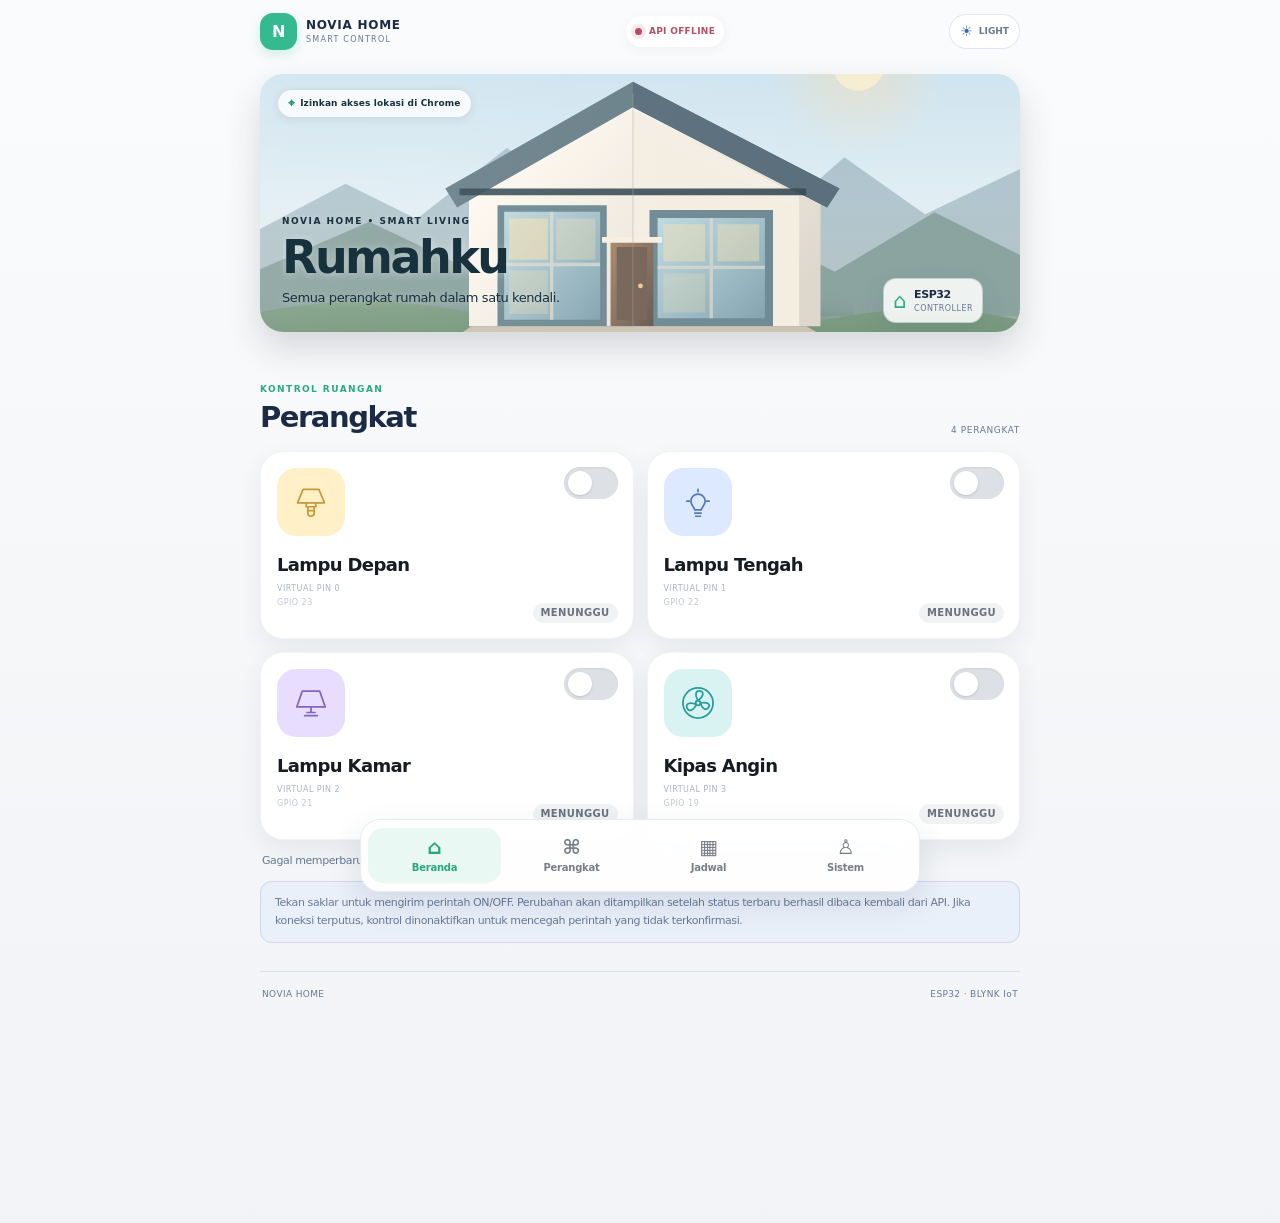
<file: index.html>
<!DOCTYPE html>
<html lang="id">

<head>
  <meta charset="UTF-8">

  <meta
    name="viewport"
    content="width=device-width, initial-scale=1, viewport-fit=cover"
  >

  <meta name="theme-color" content="#0d1319">

  <meta
    name="description"
    content="NOVIA HOME Smart Home Control untuk mengontrol dan memantau perangkat rumah berbasis ESP32 dan Blynk IoT."
  >

  <meta name="application-name" content="NOVIA HOME">

  <!-- PWA / Mobile App -->
  <meta name="mobile-web-app-capable" content="yes">
  <meta name="apple-mobile-web-app-capable" content="yes">
  <meta
    name="apple-mobile-web-app-status-bar-style"
    content="black-translucent"
  >
  <meta
    name="apple-mobile-web-app-title"
    content="NOVIA HOME"
  >

  <!-- PWA manifest + install icons -->
  <link rel="manifest" href="./manifest.json">
  <link rel="icon" type="image/svg+xml" href="./assets/icon.svg">
  <link rel="apple-touch-icon" href="./assets/icon-192.png">

  <title>NOVIA HOME | Smart Control</title>

  <!-- Theme: Apply before rendering -->
  <script>
    (() => {
      try {
        const theme = localStorage.getItem("novia-home-theme") || "light";

        if (theme === "light" || theme === "dark") {
          document.documentElement.setAttribute("data-theme", theme);

          const themeColor = document.querySelector(
            'meta[name="theme-color"]'
          );

          if (themeColor) {
            themeColor.setAttribute(
              "content",
              theme === "light" ? "#f3f6f7" : "#0d1319"
            );
          }
        }
      } catch (_) {}
    })();
  </script>

  <!-- Stylesheets -->
  <link
    rel="stylesheet"
    href="./css/style.css?v=20261124-secure-r9"
  >

  <link
    rel="stylesheet"
    href="./css/automation.css?v=20261124-secure-r9"
  >

  <link
    rel="stylesheet"
    href="./css/refined.css?v=20261124-secure-r9"
  >

  <link
    rel="stylesheet"
    href="./css/connection-mode.css?v=20261124-secure-r9"
  >

  <!-- Soft Home UI: visual layer, keeps existing controls and IDs -->
  <link
    rel="stylesheet"
    href="./css/ui-refresh.css?v=20261124-secure-r9"
  >

</head>

<body>

  <div class="app-shell">

    <!-- =====================================
         TOPBAR
    ====================================== -->

    <header class="topbar">

      <a
        class="brand"
        href="./"
        aria-label="NOVIA HOME Dashboard"
      >
        <span class="brand-mark" aria-hidden="true">N</span>

        <span>
          <strong>NOVIA HOME</strong>
          <small>SMART CONTROL</small>
        </span>
      </a>

      <div
        class="demo-pill"
        role="status"
        aria-live="polite"
      >
        <span class="pulse" aria-hidden="true"></span>

        <span id="connectionStatus">
          MENGHUBUNGKAN...
        </span>
      </div>

      <!-- Theme Switcher ditambahkan otomatis oleh app.js -->

    </header>


    <!-- =====================================
         MAIN CONTENT
    ====================================== -->

    <main id="main-content">

      <!-- WELCOME SECTION -->

      <section class="welcome">

        <small class="hero-location" id="deviceLocation" role="status" aria-live="polite">
          <span class="location-pin" aria-hidden="true">⌖</span> Mencari lokasi...
        </small>

        <div>
          <p class="eyebrow">NOVIA HOME • SMART LIVING</p>

          <h1>
            Rumahku
          </h1>
          <p class="welcome-copy">Semua perangkat rumah dalam satu kendali.</p>
        </div>

        <div class="hero-chip">

          <span class="chip-icon" aria-hidden="true">⌂</span>

          <span>
            <b>ESP32</b>
            <small>CONTROLLER</small>
          </span>

        </div>

      </section>


      <!-- =====================================
           MAIN NAVIGATION TABS
      ====================================== -->

      <nav
        class="main-tabs"
        role="tablist"
        aria-label="Navigasi dashboard"
      >
        <button
          class="main-tab is-active"
          id="tabControl"
          type="button"
          role="tab"
          aria-selected="true"
          aria-controls="panelControl"
          data-tab="panelControl"
        >
          <span aria-hidden="true">⌂</span>
          Beranda
        </button>
        <button
          class="main-tab"
          id="tabDevices"
          type="button"
          role="tab"
          aria-selected="false"
          aria-controls="panelDevices"
          data-tab="panelDevices"
        >
          <span aria-hidden="true">⌘</span>
          Perangkat
        </button>
        <button
          class="main-tab"
          id="tabAutomation"
          type="button"
          role="tab"
          aria-selected="false"
          aria-controls="panelAutomation"
          data-tab="panelAutomation"
        >
          <span aria-hidden="true">▦</span>
          Jadwal
        </button>
        <button
          class="main-tab"
          id="tabMonitor"
          type="button"
          role="tab"
          aria-selected="false"
          aria-controls="panelMonitor"
          data-tab="panelMonitor"
        >
          <span aria-hidden="true">♙</span>
          Sistem
        </button>
      </nav>


      <!-- =====================================
           DEVICE ACCESS PANEL
      ====================================== -->

      <div
        class="tab-panel"
        id="panelDevices"
        role="tabpanel"
        aria-labelledby="tabDevices"
        hidden
      >

      <!-- =====================================
           LOCAL CONNECTION SELECTOR
           MODE AP / MODE ROUTER
      ====================================== -->

      <section
        class="connection-mode"
        aria-labelledby="connectionModeTitle"
      >

        <div class="connection-mode-heading">

          <p class="eyebrow">KONEKSI LOKAL</p>

          <h2 id="connectionModeTitle">
            Pilih akses perangkat
          </h2>

          <p>
            Pilih jalur sesuai jaringan yang digunakan.
            Mode AP dipakai saat HP terhubung langsung ke Wi-Fi ESP32;
            Mode Router dipakai saat HP dan ESP32 berada di Wi-Fi rumah.
          </p>

        </div>

        <div class="connection-mode-actions">

          <!-- MODE AP -->

          <button
            type="button"
            class="connection-mode-card"
            id="openApMode"
          >

            <span
              class="connection-mode-icon"
              aria-hidden="true"
            >⌁</span>

            <strong>MODE AP</strong>

            <span>HP terhubung ke Wi-Fi NOVIA HOME</span>

            <small>Alamat lokal: 192.168.4.1</small>

          </button>


          <!-- MODE ROUTER -->

          <div class="connection-mode-card router-card">

            <span
              class="connection-mode-icon"
              aria-hidden="true"
            >⌘</span>

            <strong>MODE ROUTER</strong>

            <span>HP dan ESP32 pada router yang sama</span>

            <label for="routerDeviceIp">
              IP ESP32
            </label>

            <input
              id="routerDeviceIp"
              type="text"
              inputmode="decimal"
              autocomplete="off"
              placeholder="Contoh: 192.168.1.25"
              maxlength="15"
            >

            <button
              type="button"
              class="connection-open-router"
              id="openRouterMode"
            >
              BUKA DASHBOARD LOKAL
            </button>

          </div>

        </div>

        <p
          class="connection-mode-note"
          id="connectionModeNote"
          role="status"
        >
          Tips: jika memakai Mode AP, sambungkan HP ke Wi-Fi ESP32 terlebih dahulu.
          Untuk Mode Router, masukkan alamat IPv4 ESP32 yang terlihat di router
          atau Serial Monitor. Koneksi internet tidak selalu diperlukan untuk akses lokal.
        </p>

      </section>


      </div>


      <!-- =====================================
           MONITORING PANEL
      ====================================== -->

      <div
        class="tab-panel"
        id="panelMonitor"
        role="tabpanel"
        aria-labelledby="tabMonitor"
        hidden
      >

        <!-- SYSTEM SUMMARY -->

        <section
          class="summary-grid"
          aria-label="Ringkasan sistem"
        >

          <article class="summary-card">

            <span class="summary-icon" aria-hidden="true">
              ⌁
            </span>

            <div>
              <small>JARINGAN</small>

              <strong>Memeriksa koneksi...</strong>

              <span class="summary-note">
                Menunggu respons API
              </span>
            </div>

          </article>


          <article class="summary-card">

            <span class="summary-icon" aria-hidden="true">
              ▣
            </span>

            <div>
              <small>PERANGKAT</small>

              <strong>Memeriksa perangkat...</strong>

              <span class="summary-note">
                ESP32 · 4 channel
              </span>
            </div>

          </article>

        </section>


        <!-- RELIABILITY MONITOR -->

        <section
          class="section-block reliability-panel"
          aria-labelledby="reliabilityTitle"
        >

          <div class="section-heading">

            <div>
              <p class="eyebrow">STATUS SISTEM</p>
              <h2 id="reliabilityTitle">Kondisi sistem</h2>
            </div>

            <button
              type="button"
              class="monitor-refresh"
              id="refreshStatus"
              aria-label="Perbarui status koneksi"
            >
              ↻ <span>PERBARUI</span>
            </button>

          </div>


          <div class="health-grid">

            <article
              class="health-item"
              id="browserHealth"
              data-health="checking"
            >
              <span class="health-dot" aria-hidden="true"></span>

              <div>
                <small>JARINGAN HP / BROWSER</small>
                <strong id="browserHealthText">
                  Memeriksa...
                </strong>
              </div>
            </article>


            <article
              class="health-item"
              id="deviceHealth"
              data-health="checking"
            >
              <span class="health-dot" aria-hidden="true"></span>

              <div>
                <small>ESP32 · STATUS PERANGKAT</small>
                <strong id="deviceHealthText">
                  Memeriksa perangkat...
                </strong>
              </div>
            </article>


            <article
              class="health-item"
              id="apiHealth"
              data-health="checking"
            >
              <span class="health-dot" aria-hidden="true"></span>

              <div>
                <small>CLOUD API · BLYNK</small>
                <strong id="apiHealthText">
                  Memeriksa...
                </strong>
              </div>
            </article>

          </div>


          <!-- HEALTH METADATA -->

          <div class="health-meta">

            <div>
              <span>Sinkronisasi terakhir</span>
              <strong id="lastSyncText">
                Belum tersedia
              </strong>
            </div>

            <div>
              <span>Waktu respons</span>
              <strong id="latencyText">--</strong>
            </div>

            <div>
              <span>Kegagalan beruntun</span>
              <strong id="failureCountText">0</strong>
            </div>

            <div>
              <span>Terakhir ESP32 online</span>
              <strong id="deviceLastSeenText">
                Belum tersedia
              </strong>
            </div>

          </div>


          <p
            class="health-footnote"
            id="deviceHealthNote"
          >
            Status ESP32 diperiksa melalui Blynk Cloud. Status API menunjukkan
            apakah layanan dashboard dapat dijangkau, sedangkan status ESP32
            menunjukkan apakah perangkat terdeteksi online oleh Blynk.
          </p>

          <div class="info-note" aria-label="Panduan membaca monitoring">
            <strong>Cara membaca status</strong>
            <ul>
              <li><b>Browser:</b> koneksi jaringan pada HP atau browser.</li>
              <li><b>Cloud API:</b> jalur komunikasi dashboard ke layanan NOVIA HOME.</li>
              <li><b>ESP32:</b> status perangkat menurut Blynk Cloud, bukan pemeriksaan relay secara fisik.</li>
              <li><b>Waktu respons:</b> durasi permintaan status API, bukan waktu respons relay.</li>
            </ul>
          </div>

        </section>


        <!-- CONNECTION HISTORY -->

        <section
          class="section-block reliability-history"
          aria-labelledby="historyTitle"
        >

          <div class="section-heading">

            <div>
              <p class="eyebrow">AKTIVITAS</p>
              <h2 id="historyTitle">Riwayat koneksi</h2>
            </div>

            <button
              type="button"
              class="history-clear"
              id="clearConnectionHistory"
            >
              HAPUS
            </button>

          </div>


          <div
            class="history-summary"
            aria-live="polite"
          >
            <span id="historyCount">
              0 kejadian tersimpan
            </span>

            <span id="historyStorageState">
              Penyimpanan lokal
            </span>
          </div>


          <ol
            class="connection-history-list"
            id="connectionHistoryList"
            aria-live="polite"
          >
            <li class="history-empty">
              Belum ada riwayat koneksi.
            </li>
          </ol>

        </section>


        <!-- SYSTEM INFORMATION -->

        <section class="section-block system-panel">

          <p class="eyebrow">INFORMASI</p>

          <h2>Detail sistem</h2>

          <div class="system-list">

            <div>
              <span>Platform</span>
              <strong>SMART HOME V4</strong>
            </div>

            <div>
              <span>Controller</span>
              <strong>ESP32 DevKit V1</strong>
            </div>

            <div>
              <span>Komunikasi</span>
              <strong>Blynk IoT</strong>
            </div>

            <div>
              <span>Hosting dashboard</span>
              <strong>GitHub Pages</strong>
            </div>

            <div>
              <span>Status integrasi</span>
              <strong class="pending">
                Memeriksa koneksi...
              </strong>
            </div>

          </div>

        </section>

      </div>


      <!-- =====================================
           CONTROL PANEL
      ====================================== -->

      <div
        class="tab-panel is-active"
        id="panelControl"
        role="tabpanel"
        aria-labelledby="tabControl"
      >

        <section class="section-block">

          <div class="section-heading">

            <div>
              <p class="eyebrow">KONTROL RUANGAN</p>
              <h2>Perangkat</h2>
            </div>

            <span class="count-label">
              4 PERANGKAT
            </span>

          </div>


          <div class="device-grid">

            <!-- CHANNEL 01 -->

            <article
              class="device-card"
              data-channel="0"
            >

              <div class="device-card-head">

                <span class="device-icon" aria-hidden="true">
                  <svg viewBox="0 0 48 48" aria-hidden="true"><path d="M14 8h20l7 17H7L14 8Z"/><path d="M18 25v5m12-5v5M20 30h8v8a4 4 0 0 1-8 0v-8Z"/><path d="M21 35h6"/></svg>
                </span>

                <span class="state-badge">
                  MENUNGGU
                </span>

              </div>

              <h3>Lampu Depan</h3>

              <p>VIRTUAL PIN 0</p>
              <p>GPIO 23</p>

              <button
                type="button"
                class="toggle-button"
                aria-pressed="false"
                aria-label="Kontrol Lampu Depan"
              >
                <span
                  class="toggle-knob"
                  aria-hidden="true"
                ></span>

                <span class="toggle-label">
                  MENUNGGU...
                </span>
              </button>

            </article>


            <!-- CHANNEL 02 -->

            <article
              class="device-card"
              data-channel="1"
            >

              <div class="device-card-head">

                <span class="device-icon" aria-hidden="true">
                  <svg viewBox="0 0 48 48" aria-hidden="true"><path d="M15 23a9 9 0 1 1 18 0c0 5-4 7-5 11H20c-1-4-5-6-5-11Z"/><path d="M20 38h8m-7 4h6M24 8v3M10 23h3m22 0h3"/></svg>
                </span>

                <span class="state-badge">
                  MENUNGGU
                </span>

              </div>

              <h3>Lampu Tengah</h3>

              <p>VIRTUAL PIN 1</p>
              <p>GPIO 22</p>

              <button
                type="button"
                class="toggle-button"
                aria-pressed="false"
                aria-label="Kontrol Lampu Tengah"
              >
                <span
                  class="toggle-knob"
                  aria-hidden="true"
                ></span>

                <span class="toggle-label">
                  MENUNGGU...
                </span>
              </button>

            </article>


            <!-- CHANNEL 03 -->

            <article
              class="device-card"
              data-channel="2"
            >

              <div class="device-card-head">

                <span class="device-icon" aria-hidden="true">
                  <svg viewBox="0 0 48 48" aria-hidden="true"><path d="M13 9h22l7 20H6l7-20Z"/><path d="M24 29v7m-8 4h16m-13-4h10"/></svg>
                </span>

                <span class="state-badge">
                  MENUNGGU
                </span>

              </div>

              <h3>Lampu Kamar</h3>

              <p>VIRTUAL PIN 2</p>
              <p>GPIO 21</p>

              <button
                type="button"
                class="toggle-button"
                aria-pressed="false"
                aria-label="Kontrol Lampu Kamar"
              >
                <span
                  class="toggle-knob"
                  aria-hidden="true"
                ></span>

                <span class="toggle-label">
                  MENUNGGU...
                </span>
              </button>

            </article>


            <!-- CHANNEL 04 -->

            <article
              class="device-card"
              data-channel="3"
            >

              <div class="device-card-head">

                <span class="device-icon" aria-hidden="true">
                  <svg viewBox="0 0 48 48" aria-hidden="true"><circle cx="24" cy="24" r="19"/><circle cx="24" cy="24" r="3"/><path d="M24 21c-5-9-2-13 3-12 5 1 4 7-3 12Zm3 3c10-2 13 2 10 6-3 4-8 1-10-6Zm-5 2c-5 9-10 9-12 4-2-5 4-8 12-4Z"/></svg>
                </span>

                <span class="state-badge">
                  MENUNGGU
                </span>

              </div>

              <h3>Kipas Angin</h3>

              <p>VIRTUAL PIN 3</p>
              <p>GPIO 19</p>

              <button
                type="button"
                class="toggle-button"
                aria-pressed="false"
                aria-label="Kontrol Kipas Angin"
              >
                <span
                  class="toggle-knob"
                  aria-hidden="true"
                ></span>

                <span class="toggle-label">
                  MENUNGGU...
                </span>
              </button>

            </article>

          </div>


          <p
            class="demo-note"
            role="status"
            aria-live="polite"
          >
            Menghubungkan dashboard dengan Blynk IoT...
          </p>
          <p class="info-note">
            Tekan saklar untuk mengirim perintah ON/OFF. Perubahan akan ditampilkan
            setelah status terbaru berhasil dibaca kembali dari API. Jika koneksi
            terputus, kontrol dinonaktifkan untuk mencegah perintah yang tidak terkonfirmasi.
          </p>

        </section>

      </div>


      <!-- =====================================
           AUTOMATION PANEL
      ====================================== -->

      <div
        class="tab-panel"
        id="panelAutomation"
        role="tabpanel"
        aria-labelledby="tabAutomation"
        hidden
      >

        <section
          class="section-block automation-panel"
          id="automation"
        >

          <div class="section-heading">

            <div>
              <p class="eyebrow">OTOMASI</p>
              <h2>Pengaturan otomatis</h2>
            </div>

          </div>


          <!-- TIMER AUTOMATIC -->

          <article class="automation-card">

            <div class="automation-heading">

              <span class="automation-icon">◷</span>

              <div>
                <h3>Timer otomatis</h3>
                <p>
                  Matikan perangkat setelah durasi tertentu
                </p>
              </div>

            </div>


            <label for="timerChannel">
              Pilih perangkat
            </label>

            <select id="timerChannel">
              <option value="0">Lampu Depan · V0</option>
              <option value="1">Lampu Tengah · V1</option>
              <option value="2">Lampu Kamar · V2</option>
              <option value="3">Kipas Angin · V3</option>
            </select>


            <label for="timerMinutes">
              Durasi timer
            </label>

            <select id="timerMinutes">
              <option value="15">15 menit</option>
              <option value="30">30 menit</option>
              <option value="60" selected>1 jam</option>
              <option value="120">2 jam</option>
              <option value="180">3 jam</option>
              <option value="240">4 jam</option>
              <option value="480">8 jam</option>
            </select>


            <button
              type="button"
              id="startTimer"
              class="automation-button"
            >
              AKTIFKAN TIMER
            </button>

            <button
              type="button"
              id="cancelTimer"
              class="automation-button secondary"
            >
              BATALKAN TIMER
            </button>


            <!-- LIVE TIMER COUNTDOWN -->
            

<div id="timerCountdown" class="timer-countdown" hidden>

  <div class="timer-countdown-header">
    <span>SISA WAKTU</span>
    <span id="timerCountdownBadge">AKTIF</span>
  </div>

  <div id="timerCountdownValue"
       class="timer-countdown-value">
    00:00
  </div>

  <div class="timer-progress-track">
    <div id="timerProgressBar"
         class="timer-progress-bar">
    </div>
  </div>

  <div class="timer-countdown-footer">
    <span id="timerDeviceName">Perangkat</span>
    <span id="timerRemainingLabel">
      Timer berjalan
    </span>
  </div>

</div>

    <p id="timerStatus" class="automation-status" role="status">
      Belum ada timer yang diatur.
    </p>

  </article>

  <!-- DAILY SCHEDULE -->
  <article class="automation-card">

    <div class="automation-heading">
      <span class="automation-icon">◷</span>
      <div>
        <h3>Jadwal harian</h3>
        <p>Atur jam ON/OFF dan hari berlakunya jadwal</p>
      </div>
    </div>

    <label for="scheduleChannel">Pilih perangkat</label>

    <select id="scheduleChannel">
      <option value="0">Lampu Depan · V0</option>
      <option value="1">Lampu Tengah · V1</option>
      <option value="2">Lampu Kamar · V2</option>
      <option value="3">Kipas Angin · V3</option>
    </select>

    <div class="schedule-time-grid">

      <div>
        <label for="scheduleOn">Waktu ON</label>
        <input type="time" id="scheduleOn" value="18:00">
      </div>

      <div>
        <label for="scheduleOff">Waktu OFF</label>
        <input type="time" id="scheduleOff" value="22:00">
      </div>

    </div>

    <p class="info-note">
      Pilih minimal satu hari. Jadwal yang sama akan berulang pada hari terpilih.
      Pastikan waktu perangkat dan layanan otomasi mengikuti zona waktu yang benar.
    </p>

    <label>Hari aktif</label>

    <div class="weekday-grid">

      <label><input type="checkbox" value="1" checked> Sen</label>
      <label><input type="checkbox" value="2" checked> Sel</label>
      <label><input type="checkbox" value="4" checked> Rab</label>
      <label><input type="checkbox" value="8" checked> Kam</label>
      <label><input type="checkbox" value="16" checked> Jum</label>
      <label><input type="checkbox" value="32" checked> Sab</label>
      <label><input type="checkbox" value="64" checked> Min</label>

    </div>

    <label class="schedule-enable">
      <input type="checkbox" id="scheduleEnabled" checked>
      Aktifkan jadwal
    </label>

    <button type="button" id="saveSchedule" class="automation-button">
      SIMPAN JADWAL
    </button>

    <p id="scheduleStatus" class="automation-status" role="status">
      Jadwal belum disimpan.
    </p>

  </article>

  <!-- SAVED SCHEDULES -->
  <article class="automation-card">

    <div class="automation-heading">
      <span class="automation-icon">▤</span>
      <div>
        <h3>Jadwal tersimpan</h3>
        <p>Daftar aturan yang sudah tersimpan pada layanan NOVIA HOME.</p>
        
      </div>
    </div>

    <div id="scheduleList" class="schedule-list">
      Memuat daftar jadwal...
    </div>

  </article>

</section>


    </div>

  </main>


  <!-- =========================================
       FOOTER
  ========================================== -->

  <footer>
    <span>NOVIA HOME</span>
    <span>ESP32 · BLYNK IoT</span>
  </footer>

</div>


<!-- =========================================
     APPLICATION JAVASCRIPT
========================================== -->

<script src="./js/app.js?v=20261124-secure-r9"></script>
  <script src="./js/automation.js?v=20261124-secure-r9"></script>


<!-- =========================================
     PWA SERVICE WORKER
========================================== -->

<script>

if ("serviceWorker" in navigator) {

  window.addEventListener("load", () => {

    navigator.serviceWorker
      .register("./sw.js")
      .catch(error => {

        console.error(
          "NOVIA HOME PWA registration failed:",
          error
        );

      });

  });

}

</script>

<script src="./js/connection-mode.js?v=20261124-secure-r9"></script>
</body>
</html>
</file>
<file: css/style.css>
/* =========================================================
   NOVIA HOME V4/V5 — CORE STYLES
   PART 1/3
   Theme, reset, app container, header, welcome / hero
========================================================= */


/* =========================================================
   01. COLOR TOKENS
   Sapphire = Primary
   Emerald  = Success
   Ruby     = Danger
   Amethyst = Secondary Accent
   Gold     = Caution
========================================================= */

:root {
  color-scheme: dark;

  --bg: #091321;
  --surface: #111f33;
  --surface-light: #1a2b43;
  --surface-raised: #1b2d48;
  --surface-soft: #15263d;

  --border: rgba(151, 181, 222, 0.16);
  --border-strong: rgba(151, 181, 222, 0.29);
  --line: rgba(151, 181, 222, 0.16);

  --text: #edf3ff;
  --muted: #9eafc9;

  --accent: #79a9f2;
  --accent-strong: #9bc1ff;
  --accent-dark: #416fb8;
  --accent-secondary: #ad91e8;

  --warning: #e5bd72;
  --danger: #e78391;
  --success: #68c9a0;

  --shadow: 0 14px 34px rgba(2, 8, 20, 0.30);

  --radius-sm: 10px;
  --radius-md: 14px;
  --radius-lg: 18px;

  --transition: 180ms ease;
  --ease: 180ms ease;
}


/* LIGHT THEME */

html[data-theme="light"] {
  color-scheme: light;

  --bg: #f2f5fb;
  --surface: #ffffff;
  --surface-light: #edf2fa;
  --surface-raised: #ffffff;
  --surface-soft: #eaf0f9;

  --border: rgba(55, 82, 125, 0.14);
  --border-strong: rgba(55, 82, 125, 0.25);
  --line: rgba(55, 82, 125, 0.14);

  --text: #1c2b45;
  --muted: #687995;

  --accent: #3869b2;
  --accent-strong: #28589f;
  --accent-dark: #244b88;
  --accent-secondary: #7958b5;

  --warning: #98702e;
  --danger: #b64e64;
  --success: #237c5c;

  --shadow: 0 10px 28px rgba(38, 61, 100, 0.09);
}


/* =========================================================
   02. RESET & DOCUMENT
========================================================= */

*,
*::before,
*::after {
  box-sizing: border-box;
}

html {
  min-height: 100%;
  background: var(--bg);
  color: var(--text);
  scroll-behavior: smooth;
}

body {
  min-height: 100vh;
  margin: 0;

  padding-bottom: calc(94px + env(safe-area-inset-bottom, 0px));

  background: var(--bg);
  color: var(--text);

  font-family: Inter, system-ui, -apple-system, "Segoe UI", sans-serif;
  letter-spacing: -0.012em;

  -webkit-font-smoothing: antialiased;
  -moz-osx-font-smoothing: grayscale;
}


/* DARK BACKGROUND */

html:not([data-theme="light"]) body {
  background:
    radial-gradient(
      ellipse at 82% 12%,
      rgba(72, 112, 184, 0.17),
      transparent 36%
    ),
    radial-gradient(
      ellipse at 10% 78%,
      rgba(40, 139, 116, 0.10),
      transparent 40%
    ),
    linear-gradient(
      155deg,
      #081321 0%,
      #101e34 55%,
      #0a1728 100%
    );

  background-attachment: fixed;
}


/* LIGHT BACKGROUND */

html[data-theme="light"] body {
  background:
    radial-gradient(
      ellipse at 88% 8%,
      rgba(56, 105, 178, 0.075),
      transparent 36%
    ),
    linear-gradient(
      155deg,
      #f8faff 0%,
      #edf2fa 58%,
      #f5f7fc 100%
    );

  background-attachment: fixed;
}


/* GLOBAL ELEMENTS */

button,
select,
input {
  font: inherit;
  -webkit-tap-highlight-color: transparent;
}

a {
  color: inherit;
}

img {
  max-width: 100%;
}

button:disabled {
  cursor: not-allowed;
}


/* =========================================================
   03. APP CONTAINER
========================================================= */

.app-shell {
  width: min(calc(100% - 28px), 880px);
  margin-inline: auto;

  background: transparent;
  color: var(--text);
}


/* =========================================================
   04. HEADER
========================================================= */

.topbar {
  min-height: 64px;

  display: flex;
  align-items: center;
  justify-content: space-between;

  gap: 9px;

  border-bottom: 1px solid var(--border);
}


/* BRAND */

.brand {
  min-width: 0;

  display: flex;
  align-items: center;

  gap: 9px;

  color: var(--text);
  text-decoration: none;
}

.brand-mark {
  flex: 0 0 37px;

  width: 37px;
  height: 37px;

  display: grid;
  place-items: center;

  border: 1px solid color-mix(
    in srgb,
    var(--accent) 30%,
    var(--border)
  );

  border-radius: 12px;

  color: var(--accent);

  background: color-mix(
    in srgb,
    var(--accent) 12%,
    var(--surface)
  );

  font-weight: 800;
}

.brand strong,
.brand small {
  display: block;
}

.brand strong {
  color: var(--text);
  font-size: 11px;
  letter-spacing: 1.1px;
}

.brand small {
  margin-top: 3px;

  color: var(--muted);
  font-size: 8px;
  letter-spacing: 1.25px;
}


/* CONNECTION STATUS */

.demo-pill {
  max-width: 44%;
  min-height: 31px;

  display: flex;
  align-items: center;

  gap: 7px;
  padding: 7px 9px;

  border: 1px solid var(--border);
  border-radius: 30px;

  background: var(--surface);
  color: var(--muted);

  font-size: 8px;
  font-weight: 750;
  letter-spacing: 0.035em;

  white-space: nowrap;
}

.pulse {
  flex: 0 0 7px;

  width: 7px;
  height: 7px;

  border-radius: 50%;
  background: var(--warning);
}

.demo-pill.is-online {
  color: var(--success);

  border-color: color-mix(
    in srgb,
    var(--success) 35%,
    var(--border)
  );
}

.demo-pill.is-online .pulse {
  background: var(--success);

  box-shadow: 0 0 0 4px color-mix(
    in srgb,
    var(--success) 13%,
    transparent
  );
}

.demo-pill.is-offline {
  color: var(--danger);

  border-color: color-mix(
    in srgb,
    var(--danger) 35%,
    var(--border)
  );
}

.demo-pill.is-offline .pulse {
  background: var(--danger);

  box-shadow: 0 0 0 4px color-mix(
    in srgb,
    var(--danger) 13%,
    transparent
  );
}

.demo-pill.is-checking {
  color: var(--warning);
}

.demo-pill.is-checking .pulse {
  background: var(--warning);
}


/* THEME TOGGLE */

.theme-toggle {
  min-height: 35px;

  display: inline-flex;
  align-items: center;
  justify-content: center;

  gap: 6px;
  padding: 7px 10px;

  border: 1px solid var(--border);
  border-radius: 11px;

  color: var(--text);
  background: var(--surface);

  font-size: 9px;
  font-weight: 700;

  cursor: pointer;

  transition:
    border-color var(--transition),
    background var(--transition),
    transform var(--transition);
}

.theme-toggle:active {
  transform: scale(0.97);
}

.theme-toggle-icon {
  color: var(--accent);
  font-size: 14px;
  line-height: 1;
}


/* =========================================================
   05. WELCOME / HERO
========================================================= */

.welcome {
  display: flex;
  align-items: center;
  justify-content: space-between;

  gap: 14px;
  padding: 29px 0 22px;
}

.welcome > div:first-child {
  min-width: 0;
}

.eyebrow {
  margin: 0 0 7px;

  color: var(--accent);

  font-size: 9px;
  font-weight: 800;
  letter-spacing: 1.6px;
}

h1 {
  margin: 0;

  color: var(--text);

  font-size: clamp(29px, 8vw, 43px);
  line-height: 1.08;
  font-weight: 750;
  letter-spacing: -0.045em;
}

h1 span {
  color: var(--muted);
}

.welcome-copy {
  margin: 12px 0 0;

  color: var(--muted);

  font-size: 12px;
  line-height: 1.6;
}


/* HERO CHIP */

.hero-chip {
  flex: 0 0 auto;

  display: flex;
  align-items: center;

  gap: 8px;
  padding: 9px;

  border: 1px solid var(--border);
  border-radius: 13px;

  background: var(--surface);
  box-shadow: var(--shadow);
}

.chip-icon {
  color: var(--accent);
  font-size: 21px;
}

.hero-chip b,
.hero-chip small {
  display: block;
}

.hero-chip b {
  color: var(--text);
  font-size: 11px;
}

.hero-chip small {
  margin-top: 3px;

  color: var(--muted);

  font-size: 8px;
  letter-spacing: 0.06em;
}

/* =========================================================
   NOVIA HOME V4/V5 — CORE STYLES
   PART 2/3
   Summary, sections, device cards and device toggle
========================================================= */


/* =========================================================
   06. SUMMARY
========================================================= */

.summary-grid {
  display: grid;
  grid-template-columns: repeat(2, minmax(0, 1fr));

  gap: 9px;
}

.summary-card {
  min-width: 0;
  min-height: 88px;

  display: flex;
  align-items: center;

  gap: 9px;
  padding: 11px;

  border: 1px solid var(--border);
  border-radius: 15px;

  background: var(--surface);
  box-shadow: var(--shadow);
}

.summary-card div {
  min-width: 0;

  display: grid;
  gap: 5px;
}

.summary-icon {
  flex: 0 0 auto;

  color: var(--accent);
  font-size: 21px;
}

.summary-card small {
  color: var(--muted);

  font-size: 8px;
  letter-spacing: 0.06em;
}

.summary-card strong {
  color: var(--text);

  font-size: 11px;
  line-height: 1.3;

  overflow-wrap: anywhere;
}

.summary-note {
  color: var(--muted);

  font-size: 9px;
  line-height: 1.35;
}


/* =========================================================
   07. SECTIONS
========================================================= */

.section-block {
  min-width: 0;
  margin: 25px 0 26px;
}

.section-heading {
  display: flex;
  align-items: flex-end;
  justify-content: space-between;

  gap: 8px;
  margin-bottom: 13px;
}

.section-heading .eyebrow {
  margin-bottom: 6px;
}

.section-heading h2 {
  margin: 0;

  color: var(--text);

  font-size: 19px;
  line-height: 1.2;
  font-weight: 700;
  letter-spacing: -0.025em;
}

.count-label {
  color: var(--muted);

  font-size: 8px;
  letter-spacing: 0.07em;

  white-space: nowrap;
}


/* =========================================================
   08. DEVICE GRID / CARDS
========================================================= */

.device-grid {
  display: grid;
  grid-template-columns: repeat(2, minmax(0, 1fr));

  gap: 10px;
}

.device-card {
  min-width: 0;
  min-height: 176px;

  display: flex;
  flex-direction: column;

  padding: 13px;
  overflow: hidden;

  border: 1px solid var(--border);
  border-radius: var(--radius-lg);

  color: var(--text);

  background: linear-gradient(
    145deg,
    var(--surface-raised),
    var(--surface)
  );

  box-shadow:
    var(--shadow),
    inset 0 1px 0 rgba(255, 255, 255, 0.025);

  transition:
    transform var(--transition),
    border-color var(--transition),
    background var(--transition),
    box-shadow var(--transition);
}

.device-card:active {
  transform: scale(0.985);
}


/* DEVICE ACTIVE STATE */

.device-card.is-on {
  border-color: color-mix(
    in srgb,
    var(--accent) 58%,
    var(--border)
  );

  background: linear-gradient(
    145deg,
    color-mix(in srgb, var(--accent) 15%, var(--surface-raised)),
    color-mix(in srgb, var(--accent) 6%, var(--surface))
  );

  box-shadow:
    0 0 0 1px color-mix(
      in srgb,
      var(--accent) 8%,
      transparent
    ),
    var(--shadow);
}


/* DEVICE CARD HEADER */

.device-card-head {
  display: flex;
  align-items: center;
  justify-content: space-between;

  margin-bottom: 25px;
}

.device-icon {
  width: 30px;
  height: 30px;

  display: grid;
  place-items: center;

  border-radius: 10px;

  color: var(--muted);
  background: var(--surface-soft);

  font-size: 18px;
}

.device-card.is-on .device-icon {
  color: var(--accent);

  background: color-mix(
    in srgb,
    var(--accent) 14%,
    var(--surface)
  );
}


/* STATE BADGE */

.state-badge {
  padding: 4px 7px;

  border: 1px solid var(--border);
  border-radius: 20px;

  color: var(--muted);
  background: var(--surface-soft);

  font-size: 8px;
  font-weight: 750;
  letter-spacing: 0.06em;
}

.device-card.is-on .state-badge {
  color: var(--accent);

  border-color: color-mix(
    in srgb,
    var(--accent) 32%,
    var(--border)
  );
}


/* DEVICE TEXT */

.device-card h3 {
  margin: 0 0 5px;

  color: var(--text);

  font-size: 13px;
  line-height: 1.25;
  font-weight: 700;

  overflow-wrap: anywhere;
}

.device-card > p {
  margin: 0;

  color: var(--muted);

  font-size: 8px;
  line-height: 1.4;
  letter-spacing: 0.07em;
}


/* =========================================================
   09. DEVICE TOGGLE
========================================================= */

.toggle-button {
  width: 100%;
  min-height: 44px;

  display: flex;
  align-items: center;

  gap: 9px;
  margin-top: auto;
  padding: 9px 10px;

  border: 1px solid var(--border-strong);
  border-radius: 12px;

  color: var(--text);
  background: var(--surface-soft);

  cursor: pointer;
  touch-action: manipulation;

  transition:
    background var(--transition),
    border-color var(--transition),
    color var(--transition),
    transform var(--transition);
}

.toggle-button:active {
  transform: scale(0.98);
}

.toggle-button:disabled {
  cursor: wait;
  opacity: 0.68;
  filter: saturate(0.72);
}

.toggle-button:disabled .toggle-label {
  letter-spacing: 0.04em;
}


/* TOGGLE KNOB */

.toggle-knob {
  position: relative;

  flex: 0 0 34px;

  width: 34px;
  height: 19px;

  border-radius: 20px;

  background: color-mix(
    in srgb,
    var(--muted) 55%,
    var(--surface-soft)
  );

  transition: background var(--transition);
}

.toggle-knob::after {
  content: "";

  position: absolute;
  top: 3px;
  left: 3px;

  width: 13px;
  height: 13px;

  border-radius: 50%;

  background: #fff;

  transition: transform var(--transition);
}

.toggle-label {
  color: inherit;

  font-size: 9px;
  font-weight: 750;
  letter-spacing: 0.02em;
}


/* ACTIVE TOGGLE */

.device-card.is-on .toggle-button {
  color: #fff;
  border-color: transparent;

  background: linear-gradient(
    135deg,
    var(--accent-strong),
    var(--accent-dark)
  );

  box-shadow: 0 5px 14px color-mix(
    in srgb,
    var(--accent-dark) 22%,
    transparent
  );
}

.device-card.is-on .toggle-knob {
  background: rgba(255, 255, 255, 0.35);
}

.device-card.is-on .toggle-knob::after {
  transform: translateX(15px);
  background: #fff;
}


/* DEMO NOTE */

.demo-note {
  margin: 12px 2px 0;

  color: var(--muted);

  font-size: 10px;
  line-height: 1.55;
   }

/* =========================================================
   NOVIA HOME V4/V5 — CORE STYLES
   PART 3/3
   System panel, footer, navigation, accessibility,
   responsive layout and reduced motion
========================================================= */


/* =========================================================
   10. SYSTEM PANEL
========================================================= */

.system-panel {
  margin-top: 25px;
  padding: 15px;

  border: 1px solid var(--border);
  border-radius: 16px;

  background: var(--surface);
  box-shadow: var(--shadow);
}

.system-panel h2 {
  margin: 0 0 12px;

  color: var(--text);
  font-size: 18px;
}

.system-list {
  overflow: hidden;

  border: 1px solid var(--border);
  border-radius: 12px;

  background: var(--surface-soft);
}

.system-list div {
  display: flex;
  justify-content: space-between;

  gap: 8px;
  padding: 11px 12px;

  border-bottom: 1px solid var(--border);

  font-size: 10px;
}

.system-list div:last-child {
  border-bottom: 0;
}

.system-list span {
  color: var(--muted);
}

.system-list strong {
  color: var(--text);
  text-align: right;

  overflow-wrap: anywhere;
}

.pending {
  color: var(--warning) !important;
}


/* =========================================================
   11. FOOTER
========================================================= */

footer {
  display: flex;
  justify-content: space-between;

  gap: 12px;
  margin-top: 16px;
  padding: 17px 2px 24px;

  border-top: 1px solid var(--border);

  color: var(--muted);

  font-size: 9px;
  letter-spacing: 0.04em;
}


/* =========================================================
   12. BOTTOM NAVIGATION
========================================================= */

.main-tabs {
  position: fixed;

  left: 50%;
  bottom: calc(7px + env(safe-area-inset-bottom, 0px));

  z-index: 1000;

  width: min(560px, calc(100% - 20px));

  display: grid;
  grid-template-columns: repeat(3, minmax(0, 1fr));

  gap: 5px;
  margin: 0;
  padding: 6px;

  transform: translateX(-50%);

  border: 1px solid var(--border);
  border-radius: 17px;

  background: color-mix(
    in srgb,
    var(--surface) 94%,
    transparent
  );

  box-shadow: 0 9px 28px rgba(0, 0, 0, 0.22);

  backdrop-filter: blur(16px);
  -webkit-backdrop-filter: blur(16px);
}

.main-tab {
  min-width: 0;
  min-height: 51px;

  display: flex;
  flex-direction: column;
  align-items: center;
  justify-content: center;

  gap: 3px;
  padding: 6px 3px;

  border: 1px solid transparent;
  border-radius: 11px;

  color: var(--muted);
  background: transparent;

  font-size: 9px;
  line-height: 1.2;
  font-weight: 750;

  cursor: pointer;

  transition:
    color var(--transition),
    background var(--transition),
    border-color var(--transition);
}

.main-tab span {
  font-size: 18px;
  line-height: 1;
}

.main-tab.is-active {
  color: var(--accent-strong);

  background: color-mix(
    in srgb,
    var(--accent) 14%,
    var(--surface)
  );

  border-color: color-mix(
    in srgb,
    var(--accent) 30%,
    transparent
  );
}


/* TAB PANEL */

.tab-panel {
  min-width: 0;
  animation: tabFade 0.18s ease;
}

.tab-panel[hidden] {
  display: none !important;
}

@keyframes tabFade {
  from {
    opacity: 0.65;
    transform: translateY(3px);
  }

  to {
    opacity: 1;
    transform: translateY(0);
  }
}


/* =========================================================
   13. ACCESSIBILITY & FEEDBACK
========================================================= */

button:focus-visible,
select:focus-visible,
input:focus-visible,
.toggle-button:focus-visible {
  outline: 2px solid var(--accent);
  outline-offset: 3px;
}

::selection {
  color: #fff;
  background: var(--accent-dark);
}


/* =========================================================
   14. RESPONSIVE — TABLET & UP
========================================================= */

@media (min-width: 600px) {

  body {
    padding-bottom: 28px;
  }

  .app-shell {
    width: min(calc(100% - 48px), 880px);
  }

  .topbar {
    min-height: 72px;
  }

  .welcome {
    padding: 38px 0 28px;
  }

  .summary-grid {
    gap: 14px;
  }

  .device-grid {
    gap: 14px;
  }

  .device-card {
    min-height: 168px;
    padding: 16px;
  }

  .main-tabs {
    width: min(560px, calc(100% - 32px));
  }
}


/* =========================================================
   MOBILE — MAX WIDTH 520PX
========================================================= */

@media (max-width: 520px) {

  .app-shell {
    width: calc(100% - 28px);
  }

  .topbar {
    min-height: 61px;
    gap: 7px;
  }

  .demo-pill {
    max-width: 42%;
  }

  .welcome {
    align-items: flex-start;

    padding: 27px 0 20px;
    gap: 11px;
  }

  .welcome-copy {
    font-size: 12px;
    line-height: 1.65;
  }

  .section-block {
    margin: 21px 0 24px;
  }

  .device-grid {
    gap: 9px;
  }

  .device-card {
    min-height: 168px;
    padding: 12px;
  }

  .device-card-head {
    margin-bottom: 22px;
  }

  .device-card h3 {
    font-size: 12px;
  }

  .summary-card {
    min-height: 84px;

    padding: 10px;
    gap: 8px;
  }

  .theme-toggle {
    padding: 7px 9px;
    font-size: 9px;
  }

  body {
    padding-bottom: calc(88px + env(safe-area-inset-bottom, 0px));
  }

  .main-tabs {
    gap: 4px;
    padding: 5px;
  }
}


/* =========================================================
   SMALL MOBILE — MAX WIDTH 380PX
========================================================= */

@media (max-width: 380px) {

  .app-shell {
    width: calc(100% - 22px);
  }

  .brand strong {
    font-size: 10px;
  }

  .brand small {
    font-size: 7px;
  }

  .demo-pill {
    gap: 5px;
    max-width: 40%;

    padding: 6px 7px;

    font-size: 7px;
  }

  .theme-toggle {
    padding: 6px 7px;
    font-size: 8px;
  }

  .hero-chip {
    padding: 7px;
  }

  .hero-chip .chip-icon {
    font-size: 18px;
  }

  .device-card {
    min-height: 160px;
    padding: 10px;
  }

  .device-card h3 {
    font-size: 11px;
  }

  .toggle-button {
    min-height: 42px;

    gap: 6px;
    padding: 7px;
  }

  .toggle-label {
    font-size: 8px;
  }

  .summary-card {
    padding: 9px;
  }

  .summary-card strong {
    font-size: 10px;
  }

  .main-tab {
    font-size: 8px;
  }
}


/* =========================================================
   EXTRA SMALL MOBILE — MAX WIDTH 320PX
========================================================= */

@media (max-width: 320px) {

  .app-shell {
    width: calc(100% - 20px);
  }

  .brand small,
  .hero-chip {
    display: none;
  }

  .device-card {
    padding: 9px;
  }

  .device-card h3 {
    font-size: 10px;
  }

  .summary-card {
    gap: 6px;
  }

  .toggle-label {
    font-size: 7px;
  }
}


/* =========================================================
   REDUCED MOTION — ACCESSIBILITY
========================================================= */

@media (prefers-reduced-motion: reduce) {

  *,
  *::before,
  *::after {
    scroll-behavior: auto !important;
    animation-duration: 0.01ms !important;
    transition-duration: 0.01ms !important;
  }
}


/* =========================================================
   NOVIA HOME UI R2 — REFERENCE-LED MOBILE NAV & CARDS
   Four dedicated destinations: Control, Devices, Monitoring,
   Automation. Keep theme tokens and functional selectors intact.
========================================================= */
.main-tabs {
  grid-template-columns: repeat(4, minmax(0, 1fr));
  width: min(620px, calc(100% - 20px));
  gap: 4px;
  padding: 6px;
  border-radius: 22px;
}
.main-tab {
  min-height: 62px;
  gap: 5px;
  padding: 7px 2px;
  border-radius: 15px;
  font-size: clamp(8px, 2.35vw, 10px);
  white-space: nowrap;
}
.main-tab span { font-size: 19px; }
.main-tab.is-active {
  color: var(--success);
  background: color-mix(in srgb, var(--success) 17%, var(--surface));
  border-color: color-mix(in srgb, var(--success) 22%, var(--border));
}
.tab-panel { padding-top: 2px; }
.tab-panel > .connection-mode { margin-top: 8px; }

/* Reference-style device cards: generous space, soft outlines. */
.device-grid { gap: 12px; }
.device-card {
  position: relative;
  min-height: 190px;
  padding: 16px;
  border-radius: 25px;
  border-color: var(--border);
  background: color-mix(in srgb, var(--surface) 96%, transparent);
  box-shadow: 0 8px 24px rgba(0,0,0,.055);
}
.device-card-head { align-items: flex-start; margin-bottom: 24px; }
.device-icon {
  width: 72px;
  height: 72px;
  display: grid;
  place-items: center;
  border-radius: 20px;
  font-size: 31px;
}
.device-card h3 { font-size: clamp(14px, 3.7vw, 17px); letter-spacing: -.025em; }
.device-card > p { margin: 3px 0 0; font-size: 9px; letter-spacing: .06em; }
.device-card .toggle-button {
  min-width: 70px;
  min-height: 39px;
  border-radius: 30px;
}
.section-block { margin-top: 22px; }
.section-heading { margin-bottom: 17px; }
.section-heading h2 { font-size: clamp(22px, 6vw, 29px); letter-spacing: -.045em; }
.eyebrow { letter-spacing: .16em; }

/* Dedicated device-access page. */
.connection-mode {
  padding: 19px;
  border-radius: 24px;
  box-shadow: var(--shadow);
}
.connection-mode-heading h2 { font-size: clamp(20px, 5.4vw, 25px); letter-spacing: -.035em; }
.connection-mode-heading p:not(.eyebrow) { font-size: 13px; line-height: 1.65; }
.connection-mode-actions { gap: 12px; margin-top: 18px; }
.connection-mode-card {
  min-height: 250px;
  justify-content: flex-start;
  gap: 11px;
  padding: 18px 12px;
  border-radius: 22px;
  background: var(--surface-light);
}
.connection-mode-icon { font-size: 31px; }
.connection-mode-card strong { font-size: 14px; }
.connection-mode-card span:not(.connection-mode-icon) { font-size: 12px; line-height: 1.5; }
.connection-mode-card small { margin-top: 4px; font-size: 12px; line-height: 1.4; }
.connection-mode-card label { align-self: stretch; text-align: left; }
.connection-mode-card input { min-height: 44px; border-radius: 13px; }
.connection-mode-card .connection-mode-open,
.connection-mode-card button { min-height: 45px; border-radius: 12px; }

/* Light palette mirrors the clean white / pale blue reference. */
html[data-theme="light"] .main-tabs {
  background: rgba(255,255,255,.92);
  box-shadow: 0 12px 32px rgba(36,57,91,.12);
}
html[data-theme="light"] .device-card,
html[data-theme="light"] .automation-card,
html[data-theme="light"] .connection-mode {
  background: #fff;
  box-shadow: 0 10px 28px rgba(36,57,91,.075);
}
html[data-theme="light"] .connection-mode-card {
  background: #edf3fb;
}
html[data-theme="light"] .automation-card select,
html[data-theme="light"] .automation-card input[type="time"] {
  background: #eaf1fb;
  border-color: rgba(63,91,133,.2);
}
html:not([data-theme="light"]) .device-card,
html:not([data-theme="light"]) .connection-mode-card {
  background: #141f2d;
}
html:not([data-theme="light"]) .main-tabs {
  background: rgba(20,31,45,.94);
}

@media (max-width: 520px) {
  body { padding-bottom: calc(100px + env(safe-area-inset-bottom, 0px)); }
  .main-tabs {
    width: calc(100% - 36px);
    bottom: calc(10px + env(safe-area-inset-bottom, 0px));
    border-radius: 25px;
  }
  .main-tab { min-height: 65px; font-size: 9px; }
  .device-card { min-height: 190px; padding: 14px; }
  .device-card-head { margin-bottom: 24px; }
  .device-icon { width: 66px; height: 66px; }
  .connection-mode { padding: 17px; }
  .connection-mode-card { min-height: 250px; padding: 15px 10px; }
}
@media (max-width: 360px) {
  .main-tabs { width: calc(100% - 20px); gap: 2px; padding: 5px; }
  .main-tab { font-size: 8px; }
  .device-grid { gap: 8px; }
  .device-card { min-height: 176px; padding: 11px; }
  .device-icon { width: 58px; height: 58px; border-radius: 17px; }
  .connection-mode-actions { grid-template-columns: 1fr; }
  .connection-mode-card { min-height: auto; }
}

@media (min-width: 600px) {
  body { padding-bottom: 112px; }
}


/* =========================================================
   NOVIA HOME R3 — FOUR BOTTOM TABS FIT ON SMALL SCREENS
   Keep all four destinations on one row; prevent intrinsic
   button width and long labels from forcing overlap/wrapping.
========================================================= */
.main-tabs {
  display: grid;
  grid-template-columns: repeat(4, minmax(0, 1fr));
  align-items: stretch;
  width: min(620px, calc(100% - 20px));
  box-sizing: border-box;
  gap: 4px;
}

.main-tabs .main-tab {
  display: flex;
  flex: 1 1 0;
  flex-direction: column;
  align-items: center;
  justify-content: center;
  min-width: 0;
  max-width: 100%;
  box-sizing: border-box;
  padding: 7px 1px;
  gap: 5px;
  white-space: nowrap;
  overflow: hidden;
  font-size: clamp(7px, 2.45vw, 10px);
  letter-spacing: -0.025em;
  line-height: 1.15;
  text-align: center;
}

.main-tabs .main-tab span {
  flex: 0 0 auto;
  font-size: clamp(16px, 4.8vw, 20px);
  line-height: 1;
}

@media (max-width: 360px) {
  .main-tabs {
    width: calc(100% - 16px);
    gap: 2px;
    padding: 5px;
  }
  .main-tabs .main-tab {
    padding-inline: 0;
    font-size: clamp(7px, 2.35vw, 8.5px);
    gap: 4px;
  }
  .main-tabs .main-tab span { font-size: 16px; }
}

@media (max-width: 300px) {
  .main-tabs { width: calc(100% - 10px); gap: 1px; padding: 4px; }
  .main-tabs .main-tab { font-size: 7px; }
}
</file>
<file: css/automation.css>
/* =========================================================
   NOVIA HOME V4/V5 — AUTOMATION COMPONENTS
   Automation-only selectors. Shared palette comes from style.css.
========================================================= */

.automation-panel { min-width: 0; margin-top: 22px; color: var(--text); }
.automation-panel .section-heading { align-items: flex-end; gap: 8px; margin-bottom: 13px; }
.automation-panel .section-heading h2 { margin: 0; color: var(--text); font-size: 19px; line-height: 1.2; }
.automation-panel .eyebrow { margin: 0; color: var(--accent); }
.automation-panel .count-label { color: var(--muted); }

.automation-card {
  min-width: 0;
  margin: 0 0 12px;
  padding: 15px;
  border: 1px solid var(--border);
  border-radius: 17px;
  color: var(--text);
  background: linear-gradient(145deg,var(--surface-raised),var(--surface));
  box-shadow: var(--shadow);
}
.automation-heading { display: flex; align-items: center; gap: 11px; margin-bottom: 15px; }
.automation-icon {
  flex: 0 0 39px;
  width: 39px;
  height: 39px;
  display: grid;
  place-items: center;
  border-radius: 12px;
  color: var(--accent);
  background: color-mix(in srgb,var(--accent) 13%,var(--surface-soft));
  font-size: 21px;
}
.automation-heading h3 { margin: 0 0 4px; color: var(--text); font-size: 14px; }
.automation-heading p { margin: 0; color: var(--muted); font-size: 10px; line-height: 1.45; }
.automation-card > label, .schedule-time-grid label {
  display: block;
  margin: 13px 0 7px;
  color: var(--muted);
  font-size: 10px;
  font-weight: 650;
}
.automation-card select, .automation-card input[type="time"] {
  display: block;
  width: 100%;
  min-width: 0;
  min-height: 45px;
  padding: 10px 12px;
  border: 1px solid var(--border-strong);
  border-radius: 11px;
  color: var(--text);
  background: var(--surface-soft);
  font: inherit;
  font-size: 13px;
  color-scheme: dark;
}
html[data-theme="light"] .automation-card select,
html[data-theme="light"] .automation-card input[type="time"] { color-scheme: light; }
.automation-card select:focus, .automation-card input[type="time"]:focus {
  outline: 2px solid color-mix(in srgb,var(--accent) 25%,transparent);
  border-color: var(--accent);
}
.automation-button {
  display: block;
  width: 100%;
  min-height: 45px;
  margin-top: 13px;
  padding: 11px 13px;
  border: 1px solid transparent;
  border-radius: 12px;
  color: #fff;
  background: linear-gradient(135deg,var(--accent-strong),var(--accent-dark));
  box-shadow: 0 5px 14px color-mix(in srgb,var(--accent-dark) 18%,transparent);
  font-size: 11px;
  font-weight: 800;
  letter-spacing: .04em;
  cursor: pointer;
  touch-action: manipulation;
  transition: transform var(--transition), filter var(--transition);
}
.automation-button.secondary {
  color: var(--text);
  background: var(--surface-soft);
  border-color: var(--border);
  box-shadow: none;
}
.automation-button:active { transform: scale(.985); }
.automation-button:disabled { opacity: .55; cursor: not-allowed; }
.automation-status { min-height: 18px; margin: 11px 0 0; color: var(--muted); font-size: 10px; line-height: 1.5; }
.automation-status.success { color: var(--accent); }
.automation-status.error { color: var(--danger); }

.schedule-time-grid { display: grid; grid-template-columns: repeat(2,minmax(0,1fr)); gap: 10px; }
.weekday-grid { display: grid; grid-template-columns: repeat(4,minmax(0,1fr)); gap: 7px; margin-top: 10px; }
.weekday-grid label {
  min-width: 0;
  min-height: 39px;
  display: flex;
  align-items: center;
  justify-content: center;
  gap: 5px;
  padding: 6px 3px;
  border: 1px solid var(--border);
  border-radius: 10px;
  color: var(--text);
  background: var(--surface-soft);
  font-size: 10px;
  font-weight: 700;
  cursor: pointer;
}
.weekday-grid label:has(input:checked) {
  color: var(--accent);
  border-color: color-mix(in srgb,var(--accent) 55%,var(--border));
  background: color-mix(in srgb,var(--accent) 13%,var(--surface));
}
.weekday-grid input { width: 14px; height: 14px; margin: 0; accent-color: var(--accent); }
.schedule-enable { display: flex !important; align-items: center; gap: 9px; margin-top: 16px !important; color: var(--text) !important; }
.schedule-enable input { width: 17px; height: 17px; accent-color: var(--accent); }
.schedule-list { display: grid; gap: 9px; }
.schedule-item {
  min-width: 0;
  padding: 12px;
  border: 1px solid var(--border);
  border-radius: 12px;
  color: var(--text);
  background: var(--surface-soft);
}
.schedule-item-top { display: flex; align-items: center; justify-content: space-between; gap: 8px; }
.schedule-item-name { min-width: 0; color: var(--text); font-size: 12px; font-weight: 750; overflow-wrap: anywhere; }
.schedule-item-time { margin-top: 8px; color: var(--accent); font-size: 13px; font-weight: 750; }
.schedule-item-days { margin-top: 4px; color: var(--muted); font-size: 10px; line-height: 1.4; }
.schedule-empty { padding: 16px 10px; border: 1px dashed var(--border); border-radius: 11px; color: var(--muted); text-align: center; font-size: 11px; }
.schedule-state { padding: 5px 8px; border-radius: 20px; color: var(--accent); background: color-mix(in srgb,var(--accent) 14%,var(--surface)); font-size: 9px; font-weight: 800; white-space: nowrap; }
.schedule-state.off { color: var(--muted); background: var(--surface-light); }

@media (min-width: 600px) {
  .automation-card { padding: 18px; }
  .automation-panel .section-heading h2 { font-size: 20px; }
}
@media (max-width: 420px) {
  .automation-card { padding: 13px; }
  .automation-panel .section-heading h2 { font-size: 18px; }
  .weekday-grid { gap: 5px; }
  .weekday-grid label { min-height: 36px; font-size: 9px; }
}


/* =====================================
   NOVIA HOME LIVE COUNTDOWN
===================================== */

.timer-countdown {
  margin-top: 18px;
  padding: 20px;
  border: 1px solid var(--border);
  border-radius: 18px;
  background: var(--surface-soft);
}

.timer-countdown[hidden] {
  display: none !important;
}

.timer-countdown-header,
.timer-countdown-footer {
  display: flex;
  justify-content: space-between;
  align-items: center;
  gap: 12px;
}

.timer-countdown-header {
  font-size: 11px;
  font-weight: 700;
  letter-spacing: 1px;
  color: var(--muted);
}

#timerCountdownBadge {
  color: var(--success);
}

.timer-countdown-value {
  margin: 18px 0;
  text-align: center;
  font-size: clamp(42px, 12vw, 60px);
  font-weight: 750;
  font-variant-numeric: tabular-nums;
  letter-spacing: 2px;
  line-height: 1.2;
  color: var(--accent-strong);
}

.timer-progress-track {
  height: 7px;
  overflow: hidden;
  border-radius: 20px;
  background: color-mix(in srgb,var(--muted) 22%,var(--surface-soft));
}

.timer-progress-bar {
  width: 100%;
  height: 100%;
  border-radius: inherit;
  background: var(--success);
  transition: width .8s linear;
}

.timer-countdown-footer {
  margin-top: 12px;
  font-size: 11px;
  color: var(--muted);
}
</file>
<file: css/refined.css>
/* =========================================================
   NOVIA HOME V4/V5 — RELIABILITY & HISTORY EXTENSIONS
   Contains only monitor/history-specific selectors.
   Core/shared components are defined in style.css;
   automation components are defined in automation.css.
========================================================= */

.reliability-panel { position: relative; min-width: 0; padding: 16px; border: 1px solid var(--border); border-radius: var(--radius-lg); background: var(--surface); box-shadow: var(--shadow); }
.monitor-refresh {
  min-height: 32px;
  display: inline-flex;
  align-items: center;
  gap: 7px;
  padding: 7px 10px;
  border: 1px solid var(--border);
  border-radius: 10px;
  color: var(--text);
  background: var(--surface-soft);
  font: inherit;
  font-size: 9px;
  font-weight: 800;
  letter-spacing: .06em;
  cursor: pointer;
}
.monitor-refresh:disabled { opacity: .55; cursor: wait; }
.monitor-refresh:focus-visible { outline: 2px solid var(--accent); outline-offset: 3px; }

.health-grid { display: grid; grid-template-columns: repeat(2,minmax(0,1fr)); gap: 9px; margin-top: 14px; }
.health-item {
  min-width: 0;
  display: flex;
  align-items: center;
  gap: 10px;
  padding: 12px;
  border: 1px solid var(--border);
  border-radius: 13px;
  color: var(--text);
  background: var(--surface);
}
.health-item > div { min-width: 0; display: grid; gap: 5px; }
.health-item small { color: var(--muted); font-size: 8px; font-weight: 800; letter-spacing: .06em; }
.health-item strong { color: var(--text); font-size: 12px; overflow-wrap: anywhere; }
.health-dot { flex: 0 0 9px; width: 9px; height: 9px; border-radius: 50%; background: var(--warning); box-shadow: 0 0 0 4px color-mix(in srgb,var(--warning) 13%,transparent); }
.health-item[data-health="online"] .health-dot { background: var(--success); box-shadow: 0 0 0 4px color-mix(in srgb,var(--success) 13%,transparent); }
.health-item[data-health="offline"] .health-dot { background: var(--danger); box-shadow: 0 0 0 4px color-mix(in srgb,var(--danger) 13%,transparent); }
.health-meta { display: grid; grid-template-columns: repeat(3,minmax(0,1fr)); gap: 8px; margin-top: 10px; }
.health-meta > div { min-width: 0; display: grid; gap: 5px; padding: 10px; border: 1px solid var(--border); border-radius: 10px; background: var(--surface-soft); }
.health-meta span { color: var(--muted); font-size: 9px; }
.health-meta strong { color: var(--text); font-size: 10px; overflow-wrap: anywhere; }
.health-footnote { margin: 12px 2px 0; color: var(--muted); font-size: 10px; line-height: 1.55; }

.reliability-history { position: relative; min-width: 0; padding: 16px; border: 1px solid var(--border); border-radius: var(--radius-lg); background: var(--surface); box-shadow: var(--shadow); }
.history-clear {
  min-height: 32px;
  padding: 7px 10px;
  border: 1px solid var(--border);
  border-radius: 9px;
  color: var(--muted);
  background: var(--surface-soft);
  font: inherit;
  font-size: 9px;
  font-weight: 800;
  letter-spacing: .05em;
  cursor: pointer;
}
.history-clear:hover { border-color: var(--danger); color: var(--danger); }
.history-clear:focus-visible { outline: 2px solid var(--accent); outline-offset: 3px; }
.history-description { margin: 12px 0; color: var(--muted); font-size: 10px; line-height: 1.55; }
.history-summary { display: flex; justify-content: space-between; gap: 10px; padding: 10px 12px; border: 1px solid var(--border); border-radius: 10px; color: var(--muted); font-size: 9px; }
.connection-history-list { display: grid; gap: 0; margin: 12px 0 0; padding: 0; list-style: none; }
.history-entry { position: relative; display: grid; grid-template-columns: 12px minmax(0,1fr); gap: 11px; padding: 12px 4px; border-bottom: 1px solid var(--border); }
.history-marker { width: 8px; height: 8px; margin: 5px 0 0 1px; border-radius: 50%; background: var(--warning); box-shadow: 0 0 0 4px color-mix(in srgb,var(--warning) 13%,transparent); }
.history-online .history-marker { background: var(--success); box-shadow: 0 0 0 4px color-mix(in srgb,var(--success) 13%,transparent); }
.history-offline .history-marker { background: var(--danger); box-shadow: 0 0 0 4px color-mix(in srgb,var(--danger) 13%,transparent); }
.history-content { min-width: 0; display: grid; gap: 4px; }
.history-content strong { color: var(--text); font-size: 11px; }
.history-content span { color: var(--muted); font-size: 9px; line-height: 1.45; }
.history-content time { color: var(--muted); font-size: 9px; opacity: .8; }
.history-empty { padding: 18px 8px; color: var(--muted); text-align: center; font-size: 10px; }

@media (max-width: 520px) {
  .health-grid { grid-template-columns: 1fr; }
  .health-meta { grid-template-columns: 1fr 1fr; }
  .health-meta > div:last-child { grid-column: 1 / -1; }
  .history-summary { font-size: 8px; }
  .history-clear { padding: 7px 8px; font-size: 8px; }
}

/* Remote ESP32 health state */
.health-footnote { margin: 12px 2px 0; color: var(--muted); font-size: 10px; line-height: 1.55; }
.device-unreachable .toggle-button { opacity: .58; cursor: not-allowed; }
@media (max-width: 520px) { .health-meta { grid-template-columns: repeat(2,minmax(0,1fr)); } .health-meta > div:last-child { grid-column: auto; } }


/* Informasi tambahan: ringkas, kontras, dan tetap selaras dengan tema. */
.info-note {
  margin: 12px 0 0;
  padding: 12px 14px;
  border: 1px solid var(--border);
  border-radius: 12px;
  background: var(--surface-soft, var(--surface));
  color: var(--muted);
  font-size: 0.84rem;
  line-height: 1.6;
}
.info-note strong { display: block; margin-bottom: 4px; color: var(--text); }
.info-note ul { margin: 5px 0 0; padding-left: 18px; }
.info-note li + li { margin-top: 3px; }
.info-note b { color: var(--text); }
@media (max-width: 520px) {
  .info-note { padding: 10px 12px; font-size: 0.8rem; }
}
</file>
<file: css/connection-mode.css>
/* NOVIA HOME connection mode selector - isolated styles */
.connection-mode { margin: 8px 0 18px; padding: 16px; border: 1px solid var(--border); border-radius: 18px; background: var(--surface); }
.connection-mode-heading .eyebrow { margin: 0 0 5px; }
.connection-mode-heading h2 { margin: 0 0 7px; font-size: clamp(17px, 4.5vw, 21px); }
.connection-mode-heading p:not(.eyebrow) { margin: 0; color: var(--muted); font-size: 12px; line-height: 1.55; }
.connection-mode-actions { display: grid; grid-template-columns: 1fr 1fr; gap: 10px; margin-top: 13px; }
.connection-mode-card { display: flex; min-width: 0; flex-direction: column; align-items: center; gap: 7px; padding: 14px 10px; border: 1px solid var(--border); border-radius: 14px; color: var(--text); background: var(--surface-2, var(--surface)); text-align: center; font: inherit; cursor: pointer; }
.connection-mode-card:active { transform: scale(.985); }
#openApMode { border-color: color-mix(in srgb, var(--accent) 45%, var(--border)); }
.connection-mode-icon { font-size: 27px; line-height: 1; color: var(--accent); }
.connection-mode-card strong { font-size: 13px; letter-spacing: .04em; }
.connection-mode-card span:not(.connection-mode-icon) { font-size: 11px; color: var(--muted); line-height: 1.35; }
.connection-mode-card small { color: var(--accent); font-weight: 700; }
.router-card { cursor: default; }
.router-card label { align-self: stretch; text-align: left; font-size: 10px; color: var(--muted); font-weight: 700; margin-top: 3px; }
.router-card input { width: 100%; min-width: 0; box-sizing: border-box; padding: 10px 9px; border: 1px solid var(--border); border-radius: 9px; background: var(--bg, transparent); color: var(--text); font: inherit; font-size: 12px; text-align: center; }
.connection-open-router { width: 100%; border: 0; border-radius: 9px; padding: 10px 8px; color: #fff; background: var(--accent-dark, #28714f); font-size: 10px; font-weight: 800; cursor: pointer; }
.connection-mode-note { margin: 12px 0 0; color: var(--muted); font-size: 10px; line-height: 1.5; }
@media (max-width: 350px) { .connection-mode-actions { grid-template-columns: 1fr; } }
</file>
<file: css/ui-refresh.css>
/* =========================================================
   NOVIA HOME — SOFT HOME UI REFRESH
   Visual layer only: keeps existing IDs, API and interactions.
========================================================= */
:root {
  color-scheme: light;
  --bg:#f5f6f8; --surface:#fff; --surface-light:#f1f3f6;
  --surface-raised:#fff; --surface-soft:#f7f8fa;
  --border:rgba(25,35,50,.08); --border-strong:rgba(25,35,50,.16);
  --line:rgba(25,35,50,.08); --text:#171b22; --muted:#777e88;
  --accent:#36b98d; --accent-strong:#29ae83; --accent-dark:#21966f;
  --accent-secondary:#8e78d6; --warning:#d49e37; --danger:#d75c68;
  --success:#32b889; --shadow:0 9px 26px rgba(27,39,56,.075);
}
html, body {background:#f5f6f8!important;color:var(--text)}
body {font-family:Inter,ui-sans-serif,system-ui,-apple-system,"Segoe UI",sans-serif;letter-spacing:-.025em}
html:not([data-theme="dark"]) body {background:linear-gradient(180deg,#fafbfc,#f1f3f6)!important}
html[data-theme="dark"] {color-scheme:dark}
html[data-theme="dark"] body {background:var(--bg)!important}
.app-shell {width:min(100% - 30px,760px);padding-bottom:12px}
.topbar {min-height:62px;border:0}
.brand-mark {border:0;border-radius:13px;color:white;background:#35b98e;box-shadow:0 5px 12px #35b98e30}
.brand strong {font-size:12px;letter-spacing:.06em}
.demo-pill {font-size:9px;border:0;background:#fff;box-shadow:0 3px 12px #1b27380c}
.theme-toggle {border:1px solid var(--border)!important;border-radius:20px!important;background:var(--surface)!important;color:var(--muted)!important}
.welcome {
  position:relative;display:flex;align-items:flex-end;min-height:245px;
  margin:12px 0 26px;padding:25px 23px!important;overflow:hidden;
  border:0;border-radius:23px;color:#fff;
  background:
   linear-gradient(90deg,rgba(12,25,31,.78),rgba(12,25,31,.12)),
   radial-gradient(ellipse at 78% 20%,#dce9f4 0 14%,transparent 15%),
   linear-gradient(145deg,#8fb3c3 0%,#d8e3e5 45%,#8caa91 46%,#4b705b 100%);
  box-shadow:0 15px 32px rgba(25,40,50,.15)
}
.welcome:before {
 content:"";position:absolute;right:8%;bottom:0;width:54%;height:78%;
 background:linear-gradient(145deg,#fff 0 48%,#d8dfe0 49% 52%,#eef1ef 53%);
 clip-path:polygon(0 35%,48% 0,100% 28%,100% 100%,0 100%);
 filter:drop-shadow(0 8px 12px #14242a35);opacity:.92
}
.welcome:after {
 content:"";position:absolute;right:19%;bottom:0;width:18%;height:43%;
 background:linear-gradient(90deg,#344c50,#9eb1ad 45%,#40585a);
 border:5px solid #f4f5f2;border-bottom:0;opacity:.8
}
.welcome > div {position:relative;z-index:1}
.welcome .eyebrow {color:#d9f7ec}
.welcome h1 {color:#fff;font-size:clamp(31px,8vw,42px);text-shadow:0 2px 12px #172a2a35}
.welcome h1 span {color:#fff}
.hero-chip {position:absolute;right:16px;top:16px;z-index:2;border:0;background:#ffffffd9;backdrop-filter:blur(8px)}
.chip-icon {color:#2cae83}
.connection-mode {padding:15px;border:1px solid var(--border);border-radius:19px;background:var(--surface);box-shadow:var(--shadow)}
.connection-mode-heading h2 {font-size:18px}
.connection-mode-heading > p:last-child,.connection-mode-note {font-size:11px;line-height:1.55}
.connection-mode-card {border:1px solid var(--border)!important;border-radius:15px!important;background:#fafbfc!important;box-shadow:none!important}
.connection-mode-icon {color:var(--accent)!important}
.main-tabs {bottom:calc(8px + env(safe-area-inset-bottom,0px));width:min(560px,calc(100% - 22px));padding:8px 7px;border:1px solid #e9ebef;border-radius:20px;background:#ffffffed;box-shadow:0 8px 30px #18233418}
.main-tab {min-height:55px;font-size:10px;color:#777e88}
.main-tab span {font-size:20px}
.main-tab.is-active {color:#28a77e;background:#e9f8f2;border-color:transparent}
.section-block {margin:25px 0 28px}
.section-heading h2 {font-size:22px!important;letter-spacing:-.04em}
.eyebrow {color:#2aaa80}
.count-label {font-size:9px}
.device-grid {gap:13px}
.device-card {
 position:relative;min-height:185px;padding:16px!important;border:1px solid #edf0f3;
 border-radius:21px!important;background:#fff!important;box-shadow:0 8px 24px rgba(24,37,54,.065)!important
}
.device-card.is-on {border-color:#e5eee9;background:#fff!important}
.device-card-head {margin-bottom:18px;align-items:flex-start}
.device-icon {width:64px;height:64px;border-radius:17px;background:#fff0c8;color:#c89d3b;font-size:30px}
.device-card:nth-child(2) .device-icon {background:#dce9ff;color:#527ab8}
.device-card:nth-child(3) .device-icon {background:#e8ddff;color:#8066bf}
.device-card:nth-child(4) .device-icon {background:#d8f3f1;color:#279c9a}
.device-card.is-on .device-icon {background:inherit}
.state-badge {font-size:8px;background:#f2f4f6;border:0}
.device-card h3 {font-size:16px;margin-top:auto;margin-bottom:4px;color:#171b22}
.device-card > p {font-size:8px;opacity:.65}
.toggle-button {
 position:absolute;right:15px;top:15px;width:49px;min-height:28px;height:28px;
 display:block!important;margin:0!important;padding:0!important;border:0!important;border-radius:30px!important;
 background:#c9cdd2!important;box-shadow:none!important
}
.toggle-knob {position:absolute;left:3px;top:3px;width:22px;height:22px;background:#fff!important;border-radius:50%;transition:transform .2s}
.toggle-knob:after {display:none}
.toggle-label {position:absolute!important;width:1px;height:1px;overflow:hidden;clip:rect(0,0,0,0)}
.device-card.is-on .toggle-button {background:#3cbd91!important;box-shadow:none!important}
.device-card.is-on .toggle-knob {transform:translateX(21px)}
.device-card.is-on .state-badge {color:#279d77;background:#e8f8f1}
.demo-note,.info-note {font-size:11px;line-height:1.6}
.summary-card,.reliability-panel,.reliability-history,.system-panel,.automation-card {
 border:1px solid #edf0f3;border-radius:18px;background:#fff;box-shadow:var(--shadow)
}
.summary-card {padding:14px}
.health-item {border:1px solid #edf0f3;background:#fafbfc}
.health-meta>div {background:#f7f8fa}
.automation-card {padding:17px}
.automation-icon {background:#e7f7f0;color:#2da980}
.automation-button {background:#32b889;box-shadow:0 5px 13px #32b8892b}
.automation-button.secondary {background:#f5f6f8;color:var(--text);border-color:#e8ebef;box-shadow:none}
footer {padding-bottom:100px}
@media(max-width:520px) {
 .app-shell {width:calc(100% - 28px)}
 .welcome {min-height:220px;margin-top:9px;padding:20px!important}
 .welcome h1 {font-size:34px}
 .hero-chip {transform:scale(.88);transform-origin:top right}
 .device-card {min-height:174px;padding:14px!important}
 .device-icon {width:58px;height:58px}
 .device-card h3 {font-size:15px}
 .device-card-head {margin-bottom:17px}
 .section-heading h2 {font-size:21px!important}
}
@media(max-width:360px) {
 .device-card {padding:11px!important;min-height:165px}
 .device-icon {width:51px;height:51px}
 .device-card h3 {font-size:13px}
}

/* =========================================================
   NOVIA HOME — DARK MODE FIX R2
   Semua token dan komponen diberi palet gelap tersendiri.
   Tidak mengubah ID, event handler, API, maupun alur kontrol.
========================================================= */
html[data-theme="dark"] {
  color-scheme: dark;
  --bg: #0b111b;
  --surface: #141e2b;
  --surface-light: #1c2939;
  --surface-raised: #202e40;
  --surface-soft: #182535;
  --border: rgba(164, 188, 219, .13);
  --border-strong: rgba(164, 188, 219, .23);
  --line: rgba(164, 188, 219, .13);
  --text: #edf3fb;
  --muted: #a0aec0;
  --accent: #55c99e;
  --accent-strong: #70d9b2;
  --accent-dark: #278d6b;
  --accent-secondary: #ad9be9;
  --warning: #e5bd72;
  --danger: #ed8792;
  --success: #65d2a5;
  --shadow: 0 12px 30px rgba(0, 0, 0, .26);
}
html[data-theme="dark"],
html[data-theme="dark"] body {
  background: #0b111b !important;
  color: var(--text) !important;
}
html[data-theme="dark"] body {
  background:
    radial-gradient(ellipse at 85% 5%, rgba(55, 119, 105, .13), transparent 34%),
    radial-gradient(ellipse at 8% 72%, rgba(74, 102, 157, .12), transparent 38%),
    linear-gradient(160deg, #0a111b 0%, #111d2b 55%, #0b1420 100%) !important;
  background-attachment: fixed !important;
}
html[data-theme="dark"] .topbar,
html[data-theme="dark"] .section-heading,
html[data-theme="dark"] .brand,
html[data-theme="dark"] .welcome-copy { color: var(--text); }
html[data-theme="dark"] .demo-pill,
html[data-theme="dark"] .theme-toggle,
html[data-theme="dark"] .summary-card,
html[data-theme="dark"] .reliability-panel,
html[data-theme="dark"] .reliability-history,
html[data-theme="dark"] .system-panel,
html[data-theme="dark"] .automation-card,
html[data-theme="dark"] .connection-mode,
html[data-theme="dark"] .device-card {
  color: var(--text) !important;
  background: var(--surface) !important;
  border-color: var(--border) !important;
  box-shadow: var(--shadow) !important;
}
html[data-theme="dark"] .welcome {
  color: #f7fbff !important;
  background:
    linear-gradient(90deg, rgba(5, 13, 22, .88), rgba(8, 19, 29, .30)),
    radial-gradient(ellipse at 78% 20%, #526d7a 0 14%, transparent 15%),
    linear-gradient(145deg, #263e4c 0%, #344b54 45%, #263d35 46%, #172b25 100%) !important;
  box-shadow: 0 16px 36px rgba(0, 0, 0, .30) !important;
}
html[data-theme="dark"] .welcome:before {
  background: linear-gradient(145deg, #34434a 0 48%, #25343c 49% 52%, #43545a 53%) !important;
}
html[data-theme="dark"] .welcome:after {
  background: linear-gradient(90deg, #17272d, #53666a 45%, #1b3035) !important;
  border-color: #34444a !important;
}
html[data-theme="dark"] .welcome h1,
html[data-theme="dark"] .welcome h1 span,
html[data-theme="dark"] .welcome .eyebrow { color: #f7fbff !important; }
html[data-theme="dark"] .device-card h3,
html[data-theme="dark"] .section-heading h2,
html[data-theme="dark"] .summary-card h3,
html[data-theme="dark"] .automation-card h3,
html[data-theme="dark"] .connection-mode h2 { color: var(--text) !important; }
html[data-theme="dark"] .device-card > p,
html[data-theme="dark"] .demo-note,
html[data-theme="dark"] .info-note,
html[data-theme="dark"] .summary-note,
html[data-theme="dark"] .count-label,
html[data-theme="dark"] .connection-mode-note,
html[data-theme="dark"] .connection-mode-heading > p:last-child { color: var(--muted) !important; }
html[data-theme="dark"] .device-card.is-on {
  background: #162638 !important;
  border-color: rgba(85, 201, 158, .20) !important;
}
html[data-theme="dark"] .device-icon { background: #4b4026 !important; color: #f0c96e !important; }
html[data-theme="dark"] .device-card:nth-child(2) .device-icon { background: #263d60 !important; color: #9bbcff !important; }
html[data-theme="dark"] .device-card:nth-child(3) .device-icon { background: #40345d !important; color: #c3adff !important; }
html[data-theme="dark"] .device-card:nth-child(4) .device-icon { background: #20494a !important; color: #75d4d0 !important; }
html[data-theme="dark"] .device-card.is-on .device-icon { background: inherit !important; }
html[data-theme="dark"] .state-badge { color: var(--muted) !important; background: #253244 !important; }
html[data-theme="dark"] .device-card.is-on .state-badge { color: #7ce0b9 !important; background: #1d4039 !important; }
html[data-theme="dark"] .main-tabs {
  background: rgba(20, 30, 43, .96) !important;
  border-color: rgba(164, 188, 219, .15) !important;
  box-shadow: 0 10px 32px rgba(0, 0, 0, .38) !important;
  backdrop-filter: blur(16px);
}
html[data-theme="dark"] .main-tab { color: #9ba9ba !important; }
html[data-theme="dark"] .main-tab.is-active { color: #71dcb4 !important; background: #1b3b35 !important; }
html[data-theme="dark"] .health-item,
html[data-theme="dark"] .health-meta > div,
html[data-theme="dark"] .connection-mode-card,
html[data-theme="dark"] .automation-button.secondary {
  color: var(--text) !important;
  background: var(--surface-light) !important;
  border-color: var(--border) !important;
}
html[data-theme="dark"] .automation-icon { background: #1d4039 !important; color: #75dcb6 !important; }
html[data-theme="dark"] .automation-button { color: #071a14 !important; }
html[data-theme="dark"] input,
html[data-theme="dark"] select,
html[data-theme="dark"] textarea,
html[data-theme="dark"] .automation-card input,
html[data-theme="dark"] .automation-card select {
  color: var(--text) !important;
  background-color: #1a2839 !important;
  border-color: var(--border-strong) !important;
}
html[data-theme="dark"] input::placeholder,
html[data-theme="dark"] textarea::placeholder { color: #8292a7 !important; }
html[data-theme="dark"] .schedule-item,
html[data-theme="dark"] .schedule-empty,
html[data-theme="dark"] .timer-countdown,
html[data-theme="dark"] .history-entry,
html[data-theme="dark"] .history-empty,
html[data-theme="dark"] .router-card {
  color: var(--text) !important;
  background: var(--surface-light) !important;
  border-color: var(--border) !important;
}
html[data-theme="dark"] .hero-chip { background: rgba(20, 30, 43, .88) !important; color: var(--text) !important; }
html[data-theme="dark"] .connection-open-router { background: #287c61 !important; }
html[data-theme="dark"] footer { color: var(--muted) !important; }


/* NOVIA HOME R4 — four-item mobile navigation and theme polish */
.main-tabs {
  grid-template-columns: repeat(4, minmax(0, 1fr));
  gap: 4px;
}
.main-tab {
  min-width: 0;
  white-space: nowrap;
  font-size: clamp(9px, 2.5vw, 11px);
  padding-inline: 2px;
}
.main-tab span {
  font-size: 21px;
}
@media (max-width: 360px) {
  .main-tabs { width: calc(100% - 12px); padding: 6px 4px; gap: 2px; }
  .main-tab { font-size: 8px; }
  .main-tab span { font-size: 19px; }
}
html[data-theme="dark"] .main-tab.is-active {
  border-color: rgba(85, 201, 158, .18) !important;
}
html[data-theme="dark"] .demo-pill {
  background: #182535 !important;
}
html[data-theme="dark"] .theme-toggle {
  background: #182535 !important;
  border-color: rgba(164,188,219,.16) !important;
  color: var(--text) !important;
}

/* =========================================================
   NOVIA HOME R5 — WARM, ROOM-CENTRIC REFINEMENT
   Visual-only layer: preserve control IDs, API and handlers.
========================================================= */
.welcome {
  min-height: 258px;
  align-items: flex-end;
  margin: 12px 0 25px;
  padding: 24px 22px !important;
  isolation: isolate;
  background-image:
    linear-gradient(90deg, rgba(12, 23, 29, .76) 0%, rgba(12, 23, 29, .24) 62%, rgba(12, 23, 29, .08) 100%),
    url('../assets/hero-house.svg') !important;
  background-size: cover !important;
  background-position: center 53% !important;
  box-shadow: 0 16px 34px rgba(28, 43, 52, .16) !important;
}
.welcome:before, .welcome:after { content: none !important; }
.welcome > div:first-child { width: 100%; }
.welcome .eyebrow {
  margin-bottom: 8px;
  color: rgba(255,255,255,.82) !important;
  font-size: 9px;
  letter-spacing: .17em;
}
.welcome h1 {
  color: #fff !important;
  font-size: clamp(34px, 9vw, 46px);
  line-height: 1.02;
  letter-spacing: -.055em;
  text-shadow: 0 2px 16px rgba(0,0,0,.18);
}
.welcome-copy {
  margin: 8px 0 0;
  color: rgba(255,255,255,.91) !important;
  font-size: clamp(11px, 3vw, 13px);
  line-height: 1.45;
}
.hero-chip {
  top: 15px;
  right: 15px;
  border: 1px solid rgba(255,255,255,.38) !important;
  background: rgba(255,255,255,.82) !important;
  backdrop-filter: blur(12px);
}
.section-heading { margin-bottom: 16px; }
.section-heading h2 {
  font-size: clamp(23px, 6.3vw, 29px) !important;
  font-weight: 750;
  letter-spacing: -.05em;
}
.device-card {
  min-height: 188px;
  padding: 16px !important;
  border-radius: 23px !important;
  border: 1px solid rgba(28,42,60,.055) !important;
  box-shadow: 0 9px 25px rgba(35,51,72,.075) !important;
  transition: transform .18s ease, box-shadow .18s ease, border-color .18s ease;
}
.device-card:active { transform: scale(.985); }
.device-card-head { margin-bottom: 18px !important; }
.device-icon {
  width: 68px !important;
  height: 68px !important;
  display: grid;
  place-items: center;
  border-radius: 19px !important;
  background: #fff0c8 !important;
  color: #c59a38 !important;
}
.device-icon svg {
  width: 38px;
  height: 38px;
  fill: none;
  stroke: currentColor;
  stroke-width: 2.2;
  stroke-linecap: round;
  stroke-linejoin: round;
}
.device-card:nth-child(2) .device-icon { background: #dce9ff !important; color: #527ab8 !important; }
.device-card:nth-child(3) .device-icon { background: #e8ddff !important; color: #8066bf !important; }
.device-card:nth-child(4) .device-icon { background: #d8f3f1 !important; color: #279c9a !important; }
.device-card h3 {
  margin: 0 0 5px !important;
  font-size: clamp(15px, 4vw, 18px) !important;
  font-weight: 680;
  letter-spacing: -.035em;
}
.device-card > p { font-size: 8px !important; line-height: 1.35; }
.device-card > p:nth-of-type(1) { opacity: .56; }
.device-card > p:nth-of-type(2) { opacity: .42; }
.toggle-button {
  width: 50px !important;
  min-width: 50px !important;
  min-height: 29px !important;
  height: 29px !important;
  top: 16px !important;
  right: 15px !important;
  border-radius: 30px !important;
  background: #c8cbd0 !important;
}
.toggle-knob { width: 23px !important; height: 23px !important; top: 3px !important; left: 3px !important; }
.device-card.is-on .toggle-button { background: #42bd91 !important; }
.device-card.is-on .toggle-knob { transform: translateX(21px) !important; }
html[data-theme="dark"] .welcome {
  background-image:
    linear-gradient(90deg, rgba(5,13,22,.84) 0%, rgba(5,13,22,.42) 65%, rgba(5,13,22,.20) 100%),
    url('../assets/hero-house.svg') !important;
  box-shadow: 0 16px 36px rgba(0,0,0,.34) !important;
}
html[data-theme="dark"] .device-card {
  border-color: rgba(164,188,219,.12) !important;
  box-shadow: 0 10px 26px rgba(0,0,0,.22) !important;
}
html[data-theme="dark"] .device-card.is-on { background: #162638 !important; }
html[data-theme="dark"] .device-icon,
html[data-theme="dark"] .device-card:nth-child(2) .device-icon,
html[data-theme="dark"] .device-card:nth-child(3) .device-icon,
html[data-theme="dark"] .device-card:nth-child(4) .device-icon {
  filter: saturate(.88) brightness(.88);
}
@media (max-width: 520px) {
  .welcome { min-height: 226px; border-radius: 22px !important; background-position: 56% center !important; }
  .device-grid { gap: 12px; }
  .device-card { min-height: 178px; padding: 14px !important; }
  .device-icon { width: 62px !important; height: 62px !important; }
  .device-icon svg { width: 35px; height: 35px; }
  .device-card-head { margin-bottom: 17px !important; }
}
@media (max-width: 360px) {
  .welcome { min-height: 205px; padding: 17px !important; }
  .device-card { min-height: 166px; padding: 12px !important; }
  .device-icon { width: 55px !important; height: 55px !important; border-radius: 16px !important; }
  .device-icon svg { width: 31px; height: 31px; }
  .device-card h3 { font-size: 14px !important; }
}


/* =========================================================
   R6 — DEVICE SWITCH ONLY
   Refine the physical-looking ON/OFF switch without changing
   device logic, card layout, navigation, or other UI sections.
========================================================= */
.device-card .toggle-button {
  box-sizing: border-box !important;
  width: 54px !important;
  min-width: 54px !important;
  max-width: 54px !important;
  height: 32px !important;
  min-height: 32px !important;
  padding: 0 !important;
  top: 15px !important;
  right: 15px !important;
  display: block !important;
  border: 0 !important;
  border-radius: 999px !important;
  background: #c9ced5 !important;
  box-shadow: inset 0 1px 2px rgba(20, 30, 45, .12) !important;
  cursor: pointer;
  -webkit-tap-highlight-color: transparent;
  transition: background-color .22s ease, box-shadow .22s ease, opacity .2s ease !important;
}

.device-card .toggle-knob {
  position: absolute !important;
  left: 4px !important;
  top: 4px !important;
  width: 24px !important;
  height: 24px !important;
  min-width: 24px !important;
  border: 0 !important;
  border-radius: 50% !important;
  background: #fff !important;
  box-shadow: 0 1px 3px rgba(20, 30, 45, .2), 0 1px 1px rgba(20, 30, 45, .08) !important;
  transform: translateX(0) !important;
  transition: transform .22s cubic-bezier(.2,.75,.25,1), box-shadow .22s ease !important;
}

.device-card .toggle-knob::after {
  display: none !important;
  content: none !important;
}

.device-card.is-on .toggle-button {
  background: #36bd8d !important;
  box-shadow: inset 0 1px 2px rgba(12, 85, 61, .12) !important;
}

.device-card.is-on .toggle-knob {
  transform: translateX(22px) !important;
  box-shadow: 0 2px 5px rgba(20, 70, 52, .2) !important;
}

.device-card .toggle-button:active {
  transform: none !important;
}

.device-card .toggle-button:focus-visible {
  outline: 3px solid rgba(54, 189, 141, .32) !important;
  outline-offset: 3px !important;
}

.device-card .toggle-button:disabled {
  cursor: not-allowed !important;
  opacity: .62 !important;
  filter: none !important;
}

html[data-theme="dark"] .device-card .toggle-button {
  background: #4b5665 !important;
  box-shadow: inset 0 1px 2px rgba(0, 0, 0, .28) !important;
}

html[data-theme="dark"] .device-card.is-on .toggle-button {
  background: #35b987 !important;
}

html[data-theme="dark"] .device-card .toggle-knob {
  background: #f8fafc !important;
  box-shadow: 0 1px 4px rgba(0, 0, 0, .35) !important;
}

@media (prefers-reduced-motion: reduce) {
  .device-card .toggle-button,
  .device-card .toggle-knob {
    transition: none !important;
  }
}

/* =========================================================
   R7 — DEVICE STATUS LABEL POSITION ONLY
   Move ON/OFF status below the switch to the card's bottom-right.
   Switch appearance and device-control logic remain unchanged.
========================================================= */
.device-card .state-badge {
  position: absolute !important;
  top: auto !important;
  right: 15px !important;
  bottom: 15px !important;
  z-index: 1 !important;
  display: inline-flex !important;
  align-items: center !important;
  justify-content: center !important;
  min-width: 34px !important;
  min-height: 20px !important;
  margin: 0 !important;
  padding: 3px 8px !important;
  border: 0 !important;
  border-radius: 999px !important;
  background: #f0f2f4 !important;
  color: #69727d !important;
  font-size: 10px !important;
  font-weight: 750 !important;
  line-height: 1 !important;
  letter-spacing: .035em !important;
  white-space: nowrap !important;
}
.device-card.is-on .state-badge {
  background: #e6f7ef !important;
  color: #269b73 !important;
}
html[data-theme="dark"] .device-card .state-badge {
  background: #253244 !important;
  color: #c0cad7 !important;
}
html[data-theme="dark"] .device-card.is-on .state-badge {
  background: #1d4039 !important;
  color: #7ce0b9 !important;
}

/* =========================================================
   NOVIA HOME — HERO IMAGE PATH / CASCADE FIX R6
   Keep the hero artwork visible in light and dark themes.
   The URL is relative to this CSS file: /css -> /assets.
========================================================= */
.welcome {
  background:
    linear-gradient(
      90deg,
      rgba(12, 23, 29, .76) 0%,
      rgba(12, 23, 29, .30) 58%,
      rgba(12, 23, 29, .10) 100%
    ),
    url("../assets/hero-house.svg") center 53% / cover no-repeat !important;
  background-color: #263d43 !important;
}
html[data-theme="dark"] .welcome {
  background:
    linear-gradient(
      90deg,
      rgba(5, 13, 22, .78) 0%,
      rgba(5, 13, 22, .38) 62%,
      rgba(5, 13, 22, .16) 100%
    ),
    url("../assets/hero-house.svg") center 53% / cover no-repeat !important;
  background-color: #172b38 !important;
}


/* NOVIA HOME R8 — theme-aware hero artwork + GPS label inside hero */
.welcome {
  background: linear-gradient(90deg, rgba(10,24,31,.68) 0%, rgba(10,24,31,.24) 62%, rgba(10,24,31,.06) 100%),
    url("../assets/hero-house.svg") center 53% / cover no-repeat !important;
}
html[data-theme="light"] .welcome {
  background: linear-gradient(90deg, rgba(255,255,255,.10) 0%, rgba(255,255,255,.02) 70%),
    url("../assets/hero-house-light.svg") center 53% / cover no-repeat !important;
}
html[data-theme="light"] .welcome .eyebrow,
html[data-theme="light"] .welcome h1,
html[data-theme="light"] .welcome-copy {
  color: #17313d !important;
  text-shadow: 0 1px 8px rgba(255,255,255,.42);
}
html[data-theme="light"] .hero-chip {
  color: #203744 !important; background: rgba(255,255,255,.86) !important;
  border-color: rgba(48,75,88,.22) !important;
}
.hero-location {
  position:absolute; top:15px; left:17px; z-index:4;
  display:flex !important; align-items:center; gap:5px;
  width:max-content; max-width:calc(100% - 125px);
  padding:6px 10px; border:1px solid rgba(255,255,255,.24);
  border-radius:999px; background:rgba(12,25,35,.58);
  color:#fff !important; font-size:9px !important; font-weight:650;
  letter-spacing:.015em !important; line-height:1.25;
  white-space:nowrap; overflow:hidden; text-overflow:ellipsis;
  backdrop-filter:blur(8px); -webkit-backdrop-filter:blur(8px);
}
.hero-location .location-pin { color:#63dfb6; font-size:12px; flex:0 0 auto; }
.hero-location.is-error { color:#fff !important; }
html[data-theme="light"] .hero-location {
  color:#17313d !important; background:rgba(255,255,255,.78);
  border-color:rgba(35,65,78,.16); box-shadow:0 2px 10px rgba(20,45,55,.08);
}
html[data-theme="light"] .hero-location .location-pin { color:#218f70; }
@media (max-width:380px) {
  .hero-location { top:12px; left:12px; max-width:calc(100% - 112px); padding:5px 8px; font-size:8px !important; }
}
</file>
